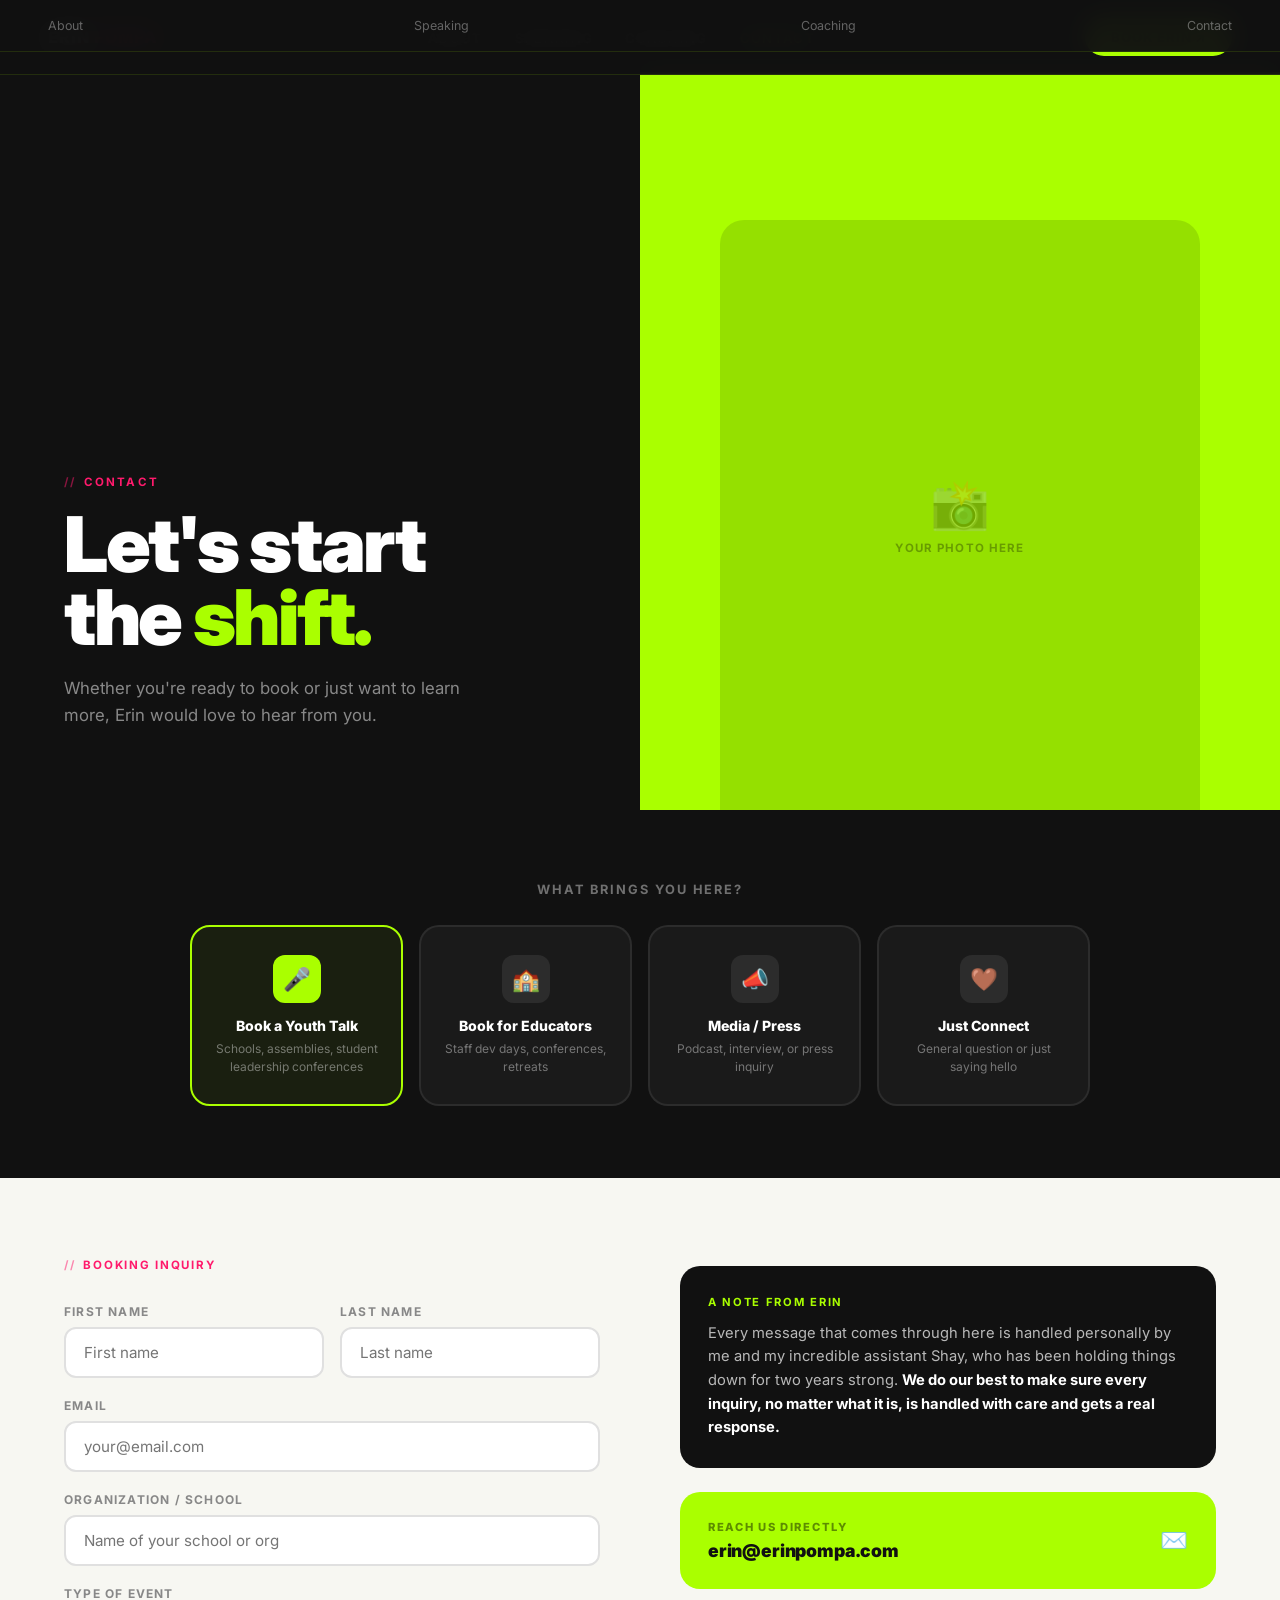
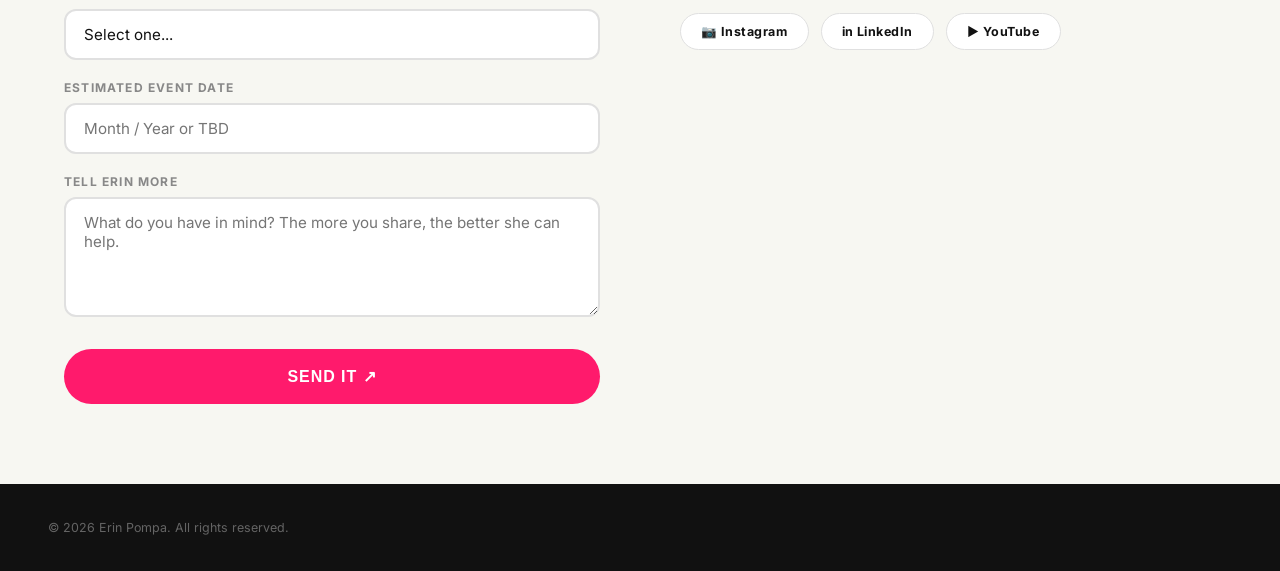
<file: project/uploads/erinpompa-contact.html>
<!DOCTYPE html>
<html lang="en">
<head>
<meta charset="UTF-8">
<meta name="viewport" content="width=device-width, initial-scale=1.0">
<title>Contact — Erin Pompa</title>
<link href="https://fonts.googleapis.com/css2?family=Inter:wght@400;600;700;900&display=swap" rel="stylesheet">
<style>
  *, *::before, *::after { box-sizing: border-box; margin: 0; padding: 0; }
  :root { --pink: #FF1A6C; --green: #AAFF00; --dark: #111111; --white: #ffffff; --off-white: #F7F7F2; }
  body { font-family: 'Inter', sans-serif; background: var(--dark); color: var(--white); overflow-x: hidden; }

  nav {
    position: fixed; top: 0; left: 0; right: 0; z-index: 100;
    display: flex; align-items: center; justify-content: space-between;
    padding: 18px 48px; background: rgba(17,17,17,0.97);
    backdrop-filter: blur(12px); border-bottom: 1px solid rgba(170,255,0,0.12);
  }
  .nav-logo { font-size: 1rem; font-weight: 900; color: var(--white); letter-spacing: 0.06em; text-transform: uppercase; text-decoration: none; }
  .nav-logo span { color: var(--pink); }
  .nav-links { display: flex; gap: 32px; list-style: none; }
  .nav-links a { color: rgba(255,255,255,0.6); text-decoration: none; font-size: 0.82rem; font-weight: 600; letter-spacing: 0.1em; text-transform: uppercase; transition: color 0.2s; }
  .nav-links a:hover { color: var(--green); }
  .nav-links a.active { color: var(--green); }
  .nav-cta { background: var(--green); color: var(--dark); padding: 11px 26px; border-radius: 100px; font-size: 0.82rem; font-weight: 800; text-transform: uppercase; letter-spacing: 0.06em; text-decoration: none; }

  /* HERO */
  .hero {
    min-height: 90vh; display: grid; grid-template-columns: 1fr 1fr;
    background: var(--dark); position: relative; overflow: hidden;
    padding-top: 72px;
  }
  .hero-left {
    padding: 80px 64px 80px; display: flex; flex-direction: column;
    justify-content: flex-end; position: relative; z-index: 2;
  }
  .hero-right {
    background: var(--green); position: relative; overflow: hidden;
    display: flex; align-items: flex-end; justify-content: center;
  }
  .hero-photo-placeholder {
    width: 75%; height: 80%; background: rgba(0,0,0,0.12);
    border-radius: 24px 24px 0 0;
    display: flex; flex-direction: column; align-items: center;
    justify-content: center; gap: 8px;
  }
  .hero-photo-placeholder .ph-icon { font-size: 3rem; opacity: 0.25; }
  .hero-photo-placeholder .ph-text { font-size: 0.72rem; font-weight: 700; letter-spacing: 0.1em; text-transform: uppercase; color: rgba(0,0,0,0.3); }
  .label {
    display: inline-flex; align-items: center; gap: 8px;
    font-size: 0.72rem; font-weight: 700; letter-spacing: 0.18em;
    text-transform: uppercase; margin-bottom: 20px; color: var(--pink);
  }
  .label::before { content: "//"; opacity: 0.5; }
  .hero h1 {
    font-size: clamp(3rem, 6vw, 5.5rem); font-weight: 900;
    line-height: 0.95; letter-spacing: -0.03em; margin-bottom: 20px;
  }
  .hero h1 .green { color: var(--green); }
  .hero h1 .pink { color: var(--pink); }
  .hero p { font-size: 1.05rem; color: rgba(255,255,255,0.5); max-width: 420px; line-height: 1.65; }

  /* REASON SELECTOR */
  .reason-section { padding: 72px 64px; background: var(--dark); }
  .reason-title {
    text-align: center; font-size: 0.8rem; font-weight: 700;
    letter-spacing: 0.15em; text-transform: uppercase;
    color: rgba(255,255,255,0.4); margin-bottom: 28px;
  }
  .reason-grid {
    display: grid; grid-template-columns: repeat(4, 1fr);
    gap: 16px; max-width: 900px; margin: 0 auto 0;
  }
  .reason-card {
    background: rgba(255,255,255,0.04);
    border: 2px solid rgba(255,255,255,0.08);
    border-radius: 20px; padding: 28px 20px;
    text-align: center; cursor: pointer;
    transition: all 0.2s;
  }
  .reason-card:hover, .reason-card.selected {
    border-color: var(--green);
    background: rgba(170,255,0,0.06);
  }
  .reason-card.selected .reason-icon { background: var(--green); color: var(--dark); }
  .reason-icon {
    width: 48px; height: 48px; border-radius: 12px;
    background: rgba(255,255,255,0.08);
    display: flex; align-items: center; justify-content: center;
    font-size: 1.4rem; margin: 0 auto 14px; transition: all 0.2s;
  }
  .reason-card h3 { font-size: 0.88rem; font-weight: 800; color: var(--white); margin-bottom: 6px; }
  .reason-card p { font-size: 0.75rem; color: rgba(255,255,255,0.4); line-height: 1.5; }

  /* FORM SECTION */
  .form-section {
    background: var(--off-white); padding: 80px 64px;
    display: grid; grid-template-columns: 1fr 1fr; gap: 80px;
    align-items: start;
  }

  /* LEFT — form */
  .form-title { font-size: 0.72rem; font-weight: 700; letter-spacing: 0.15em; text-transform: uppercase; color: var(--pink); margin-bottom: 32px; display: flex; align-items: center; gap: 8px; }
  .form-title::before { content: "//"; opacity: 0.5; }
  .form-group { margin-bottom: 20px; }
  .form-group label { display: block; font-size: 0.75rem; font-weight: 700; letter-spacing: 0.1em; text-transform: uppercase; color: #888; margin-bottom: 8px; }
  .form-group input, .form-group select, .form-group textarea {
    width: 100%; padding: 14px 18px; border-radius: 12px;
    border: 2px solid #e0e0e0; background: var(--white);
    font-family: 'Inter', sans-serif; font-size: 0.95rem; color: var(--dark);
    outline: none; transition: border-color 0.2s;
    appearance: none;
  }
  .form-group input:focus, .form-group select:focus, .form-group textarea:focus { border-color: var(--pink); }
  .form-group textarea { min-height: 120px; resize: vertical; }
  .form-row { display: grid; grid-template-columns: 1fr 1fr; gap: 16px; }
  .submit-btn {
    width: 100%; background: var(--pink); color: var(--white);
    border: none; padding: 18px 32px; border-radius: 100px;
    font-size: 1rem; font-weight: 800; cursor: pointer;
    text-transform: uppercase; letter-spacing: 0.06em;
    transition: opacity 0.2s; margin-top: 8px;
  }
  .submit-btn:hover { opacity: 0.85; }

  /* RIGHT — info */
  .contact-info { padding-top: 8px; }
  .photo-block {
    background: var(--green); border-radius: 24px;
    height: 260px; display: flex; align-items: center; justify-content: center;
    margin-bottom: 32px; position: relative; overflow: hidden;
    flex-direction: column; gap: 8px;
  }
  .photo-block .ph-text { font-size: 0.75rem; font-weight: 700; letter-spacing: 0.1em; text-transform: uppercase; color: rgba(0,0,0,0.35); }
  .photo-block .ph-icon { font-size: 2.5rem; opacity: 0.25; }
  .promise-box {
    background: var(--dark); border-radius: 20px;
    padding: 28px 28px; margin-bottom: 24px;
  }
  .promise-box .promise-label { font-size: 0.7rem; font-weight: 700; letter-spacing: 0.15em; text-transform: uppercase; color: var(--green); margin-bottom: 10px; }
  .promise-box p { font-size: 0.92rem; color: rgba(255,255,255,0.7); line-height: 1.6; }
  .promise-box p strong { color: var(--white); }
  .social-row { display: flex; gap: 12px; }
  .social-pill {
    background: var(--white); border: 1px solid #e0e0e0;
    border-radius: 100px; padding: 10px 20px;
    font-size: 0.78rem; font-weight: 700; color: var(--dark);
    text-decoration: none; letter-spacing: 0.04em;
    transition: all 0.2s; display: flex; align-items: center; gap: 8px;
  }
  .social-pill:hover { background: var(--dark); color: var(--white); border-color: var(--dark); }

  footer {
    background: var(--dark); padding: 36px 48px;
    display: flex; align-items: center; justify-content: space-between;
    color: rgba(255,255,255,0.35); font-size: 0.78rem;
  }
  footer a { color: rgba(255,255,255,0.35); text-decoration: none; }
  footer a:hover { color: var(--green); }
  .footer-nav { display: flex; gap: 24px; }

  @media (max-width: 900px) {
    nav { padding: 14px 20px; }
    .nav-links { display: none; }
    .hero { padding: 100px 24px 56px; }
    .reason-section { padding: 56px 24px; }
    .reason-grid { grid-template-columns: 1fr 1fr; }
    .form-section { grid-template-columns: 1fr; padding: 56px 24px; gap: 48px; }
    footer { flex-direction: column; gap: 16px; text-align: center; padding: 28px 24px; }
  }
</style>
</head>
<body>

<nav>
  <a href="#" class="nav-logo">Erin <span>Pompa</span></a>
  <ul class="nav-links">
    <li><a href="#">About</a></li>
    <li><a href="#">Speaking</a></li>
    <li><a href="#">Coaching</a></li>
    <li><a href="#" class="active">Contact</a></li>
  </ul>
  <a href="#" class="nav-cta">Book Erin ↗</a>
</nav>

<!-- HERO -->
<section class="hero">
  <div class="hero-left">
    <div class="label">Contact</div>
    <h1>Let's start<br>the <span class="green">shift.</span></h1>
    <p>Whether you're ready to book or just want to learn more, Erin would love to hear from you.</p>
  </div>
  <div class="hero-right">
    <div class="hero-photo-placeholder">
      <span class="ph-icon">📸</span>
      <span class="ph-text">Your photo here</span>
    </div>
  </div>
</section>

<!-- REASON SELECTOR -->
<div class="reason-section">
  <p class="reason-title">What brings you here?</p>
  <div class="reason-grid">
    <div class="reason-card selected" onclick="selectReason(this, 'youth')">
      <div class="reason-icon">🎤</div>
      <h3>Book a Youth Talk</h3>
      <p>Schools, assemblies, student leadership conferences</p>
    </div>
    <div class="reason-card" onclick="selectReason(this, 'educators')">
      <div class="reason-icon">🏫</div>
      <h3>Book for Educators</h3>
      <p>Staff dev days, conferences, retreats</p>
    </div>
    <div class="reason-card" onclick="selectReason(this, 'media')">
      <div class="reason-icon">📣</div>
      <h3>Media / Press</h3>
      <p>Podcast, interview, or press inquiry</p>
    </div>
    <div class="reason-card" onclick="selectReason(this, 'connect')">
      <div class="reason-icon">🤎</div>
      <h3>Just Connect</h3>
      <p>General question or just saying hello</p>
    </div>
  </div>
</div>

<!-- FORM + INFO -->
<div class="form-section">
  <div class="form-left">
    <div class="form-title" id="form-title">Booking Inquiry</div>
    <form>
      <div class="form-row">
        <div class="form-group">
          <label>First Name</label>
          <input type="text" placeholder="First name">
        </div>
        <div class="form-group">
          <label>Last Name</label>
          <input type="text" placeholder="Last name">
        </div>
      </div>
      <div class="form-group">
        <label>Email</label>
        <input type="email" placeholder="your@email.com">
      </div>
      <div class="form-group">
        <label>Organization / School</label>
        <input type="text" placeholder="Name of your school or org">
      </div>
      <div class="form-group" id="event-type-group">
        <label>Type of Event</label>
        <select>
          <option value="">Select one...</option>
          <option>Student Leadership Conference</option>
          <option>School Assembly</option>
          <option>Staff Development Day</option>
        </select>
      </div>
      <div class="form-group">
        <label>Estimated Event Date</label>
        <input type="text" placeholder="Month / Year or TBD">
      </div>
      <div class="form-group">
        <label>Tell Erin More</label>
        <textarea placeholder="What do you have in mind? The more you share, the better she can help."></textarea>
      </div>
      <button type="submit" class="submit-btn">Send It ↗</button>
    </form>
  </div>

  <div class="contact-info">
    <div class="promise-box">
      <p class="promise-label">A Note From Erin</p>
      <p>Every message that comes through here is handled personally by me and my incredible assistant Shay, who has been holding things down for two years strong. <strong>We do our best to make sure every inquiry, no matter what it is, is handled with care and gets a real response.</strong></p>
    </div>
    <div style="background: var(--green); border-radius: 20px; padding: 28px; margin-bottom: 24px; display: flex; align-items: center; justify-content: space-between; flex-wrap: wrap; gap: 12px;">
      <div>
        <p style="font-size: 0.7rem; font-weight: 800; letter-spacing: 0.15em; text-transform: uppercase; color: rgba(0,0,0,0.45); margin-bottom: 6px;">Reach Us Directly</p>
        <a href="mailto:erin@erinpompa.com" style="font-size: 1.1rem; font-weight: 900; color: var(--dark); text-decoration: none; letter-spacing: -0.01em;">erin@erinpompa.com</a>
      </div>
      <span style="font-size: 1.4rem;">✉️</span>
    </div>
    <div class="social-row">
      <a href="#" class="social-pill">📷 Instagram</a>
      <a href="#" class="social-pill">in LinkedIn</a>
      <a href="#" class="social-pill">▶ YouTube</a>
    </div>
  </div>
</div>

<footer>
  <div>© 2026 Erin Pompa. All rights reserved.</div>
  <nav class="footer-nav">
    <a href="#">About</a>
    <a href="#">Speaking</a>
    <a href="#">Coaching</a>
    <a href="#">Contact</a>
  </nav>
</footer>

<script>
const titles = {
  youth: 'Booking Inquiry',
  educators: 'Booking Inquiry',
  media: 'Media & Press Inquiry',
  connect: 'Say Hello'
};
const eventOptions = {
  youth: ['Student Leadership Conference','School Assembly','Staff Development Day'],
  educators: ['Student Leadership Conference','School Assembly','Staff Development Day'],
  media: ['Podcast','Interview','Press Feature','Other'],
  connect: ['General Question','Collaboration','Other']
};
function selectReason(card, type) {
  document.querySelectorAll('.reason-card').forEach(c => c.classList.remove('selected'));
  card.classList.add('selected');
  document.getElementById('form-title').textContent = titles[type];
  const sel = document.querySelector('#event-type-group select');
  sel.innerHTML = '<option value="">Select one...</option>';
  eventOptions[type].forEach(o => {
    const opt = document.createElement('option');
    opt.textContent = o;
    sel.appendChild(opt);
  });
}
</script>
</body>
</html>
</file>
